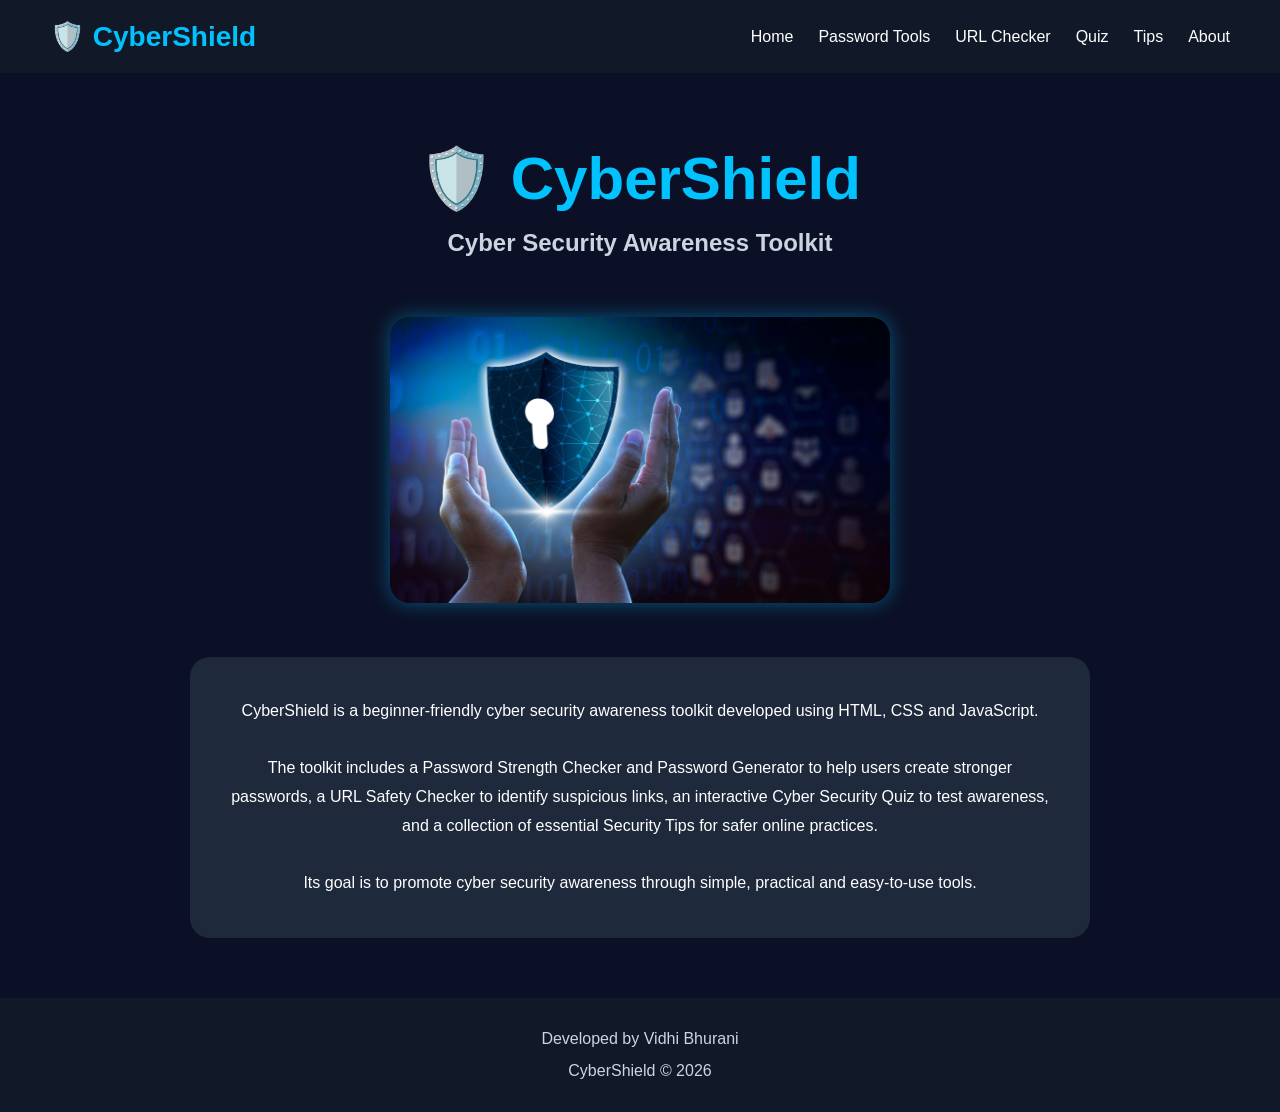
<file: index.html>
<!DOCTYPE html>
<html lang="en">

<head>

    <meta charset="UTF-8">

    <meta name="viewport"
          content="width=device-width, initial-scale=1.0">

    <title>CyberShield - Home</title>

    <link rel="stylesheet" href="style.css">

</head>

<body>

    <!-- Navigation -->

    <nav>

        <div class="logo">
            🛡️ CyberShield
        </div>

        <ul>

            <li>
                <a href="index.html">Home</a>
            </li>

            <li>
                <a href="password.html">Password Tools</a>
            </li>

            <li>
                <a href="urlchecker.html">URL Checker</a>
            </li>

            <li>
                <a href="quiz.html">Quiz</a>
            </li>

            <li>
                <a href="tips.html">Tips</a>
            </li>

            <li>
                <a href="about.html">About</a>
            </li>

        </ul>

    </nav>

    <!-- Project Title -->

    <section class="title-section">

        <h1>
            🛡️ CyberShield
        </h1>

        <h2>
            Cyber Security Awareness Toolkit
        </h2>

    </section>

    <!-- Banner Image -->

    <section class="image-section">

        <img src="cyber security.jpg"
             alt="Cyber Security Banner">

    </section>

    <!-- Introduction -->

    <section class="intro-section">

        <p>

            CyberShield is a beginner-friendly cyber security
            awareness toolkit developed using HTML, CSS and
            JavaScript.

            <br><br>

            The toolkit includes a Password Strength Checker
            and Password Generator to help users create stronger
            passwords, a URL Safety Checker to identify suspicious
            links, an interactive Cyber Security Quiz to test
            awareness, and a collection of essential Security Tips
            for safer online practices.

            <br><br>

            Its goal is to promote cyber security awareness
            through simple, practical and easy-to-use tools.

        </p>

    </section>

    <!-- Footer -->

    <footer>

        <p>
            Developed by Vidhi Bhurani
        </p>

        <p>
            CyberShield © 2026
        </p>

    </footer>

</body>

</html>
</file>
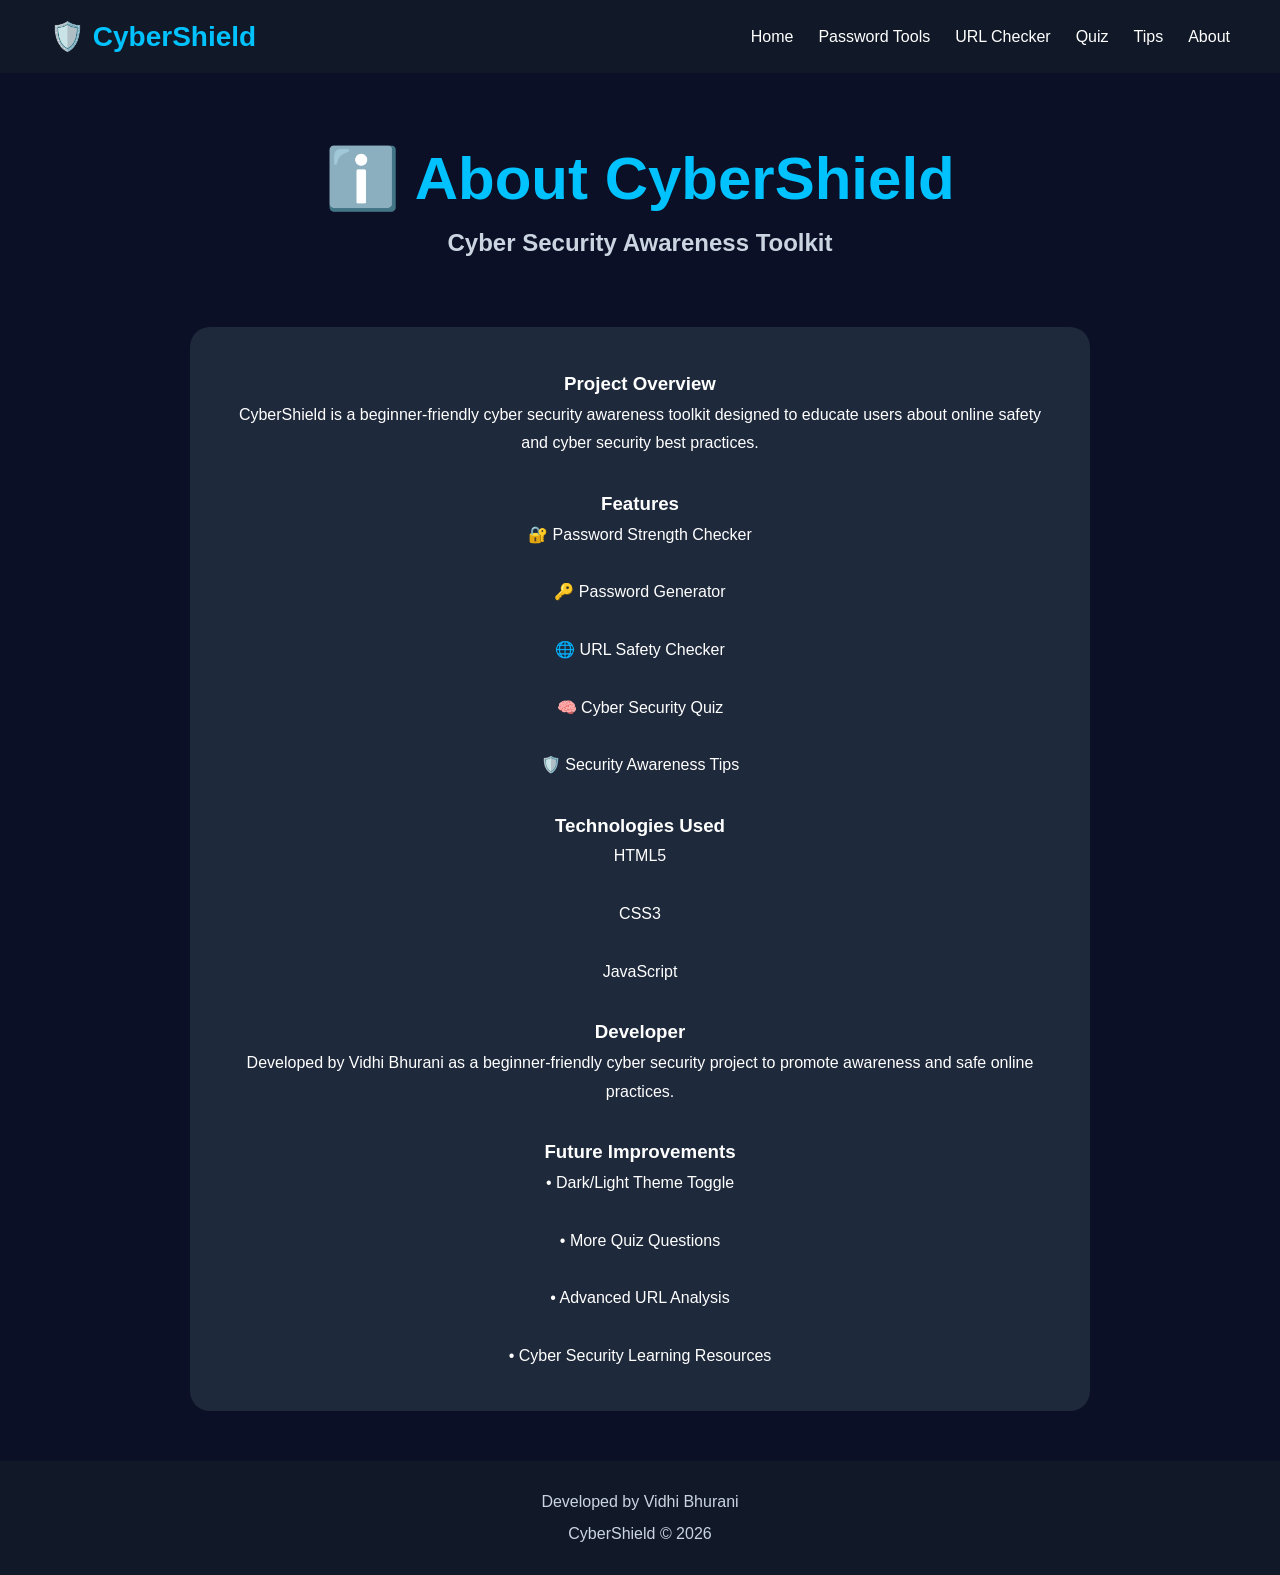
<file: about.html>
<!DOCTYPE html>
<html lang="en">

<head>
    <meta charset="UTF-8">
    <meta name="viewport" content="width=device-width, initial-scale=1.0">
    <title>About CyberShield</title>
    <link rel="stylesheet" href="style.css">
</head>

<body>

    <nav>

        <div class="logo">
            🛡️ CyberShield
        </div>

        <ul>
            <li><a href="index.html">Home</a></li>
            <li><a href="password.html">Password Tools</a></li>
            <li><a href="urlchecker.html">URL Checker</a></li>
            <li><a href="quiz.html">Quiz</a></li>
            <li><a href="tips.html">Tips</a></li>
            <li><a href="about.html">About</a></li>
        </ul>

    </nav>

    <section class="title-section">

        <h1>ℹ️ About CyberShield</h1>

        <h2>Cyber Security Awareness Toolkit</h2>

    </section>

    <section class="about-box">

        <h3>Project Overview</h3>

        <p>
            CyberShield is a beginner-friendly cyber security
            awareness toolkit designed to educate users about
            online safety and cyber security best practices.
        </p>

        <br>

        <h3>Features</h3>

        <p>
            🔐 Password Strength Checker<br><br>
            🔑 Password Generator<br><br>
            🌐 URL Safety Checker<br><br>
            🧠 Cyber Security Quiz<br><br>
            🛡️ Security Awareness Tips
        </p>

        <br>

        <h3>Technologies Used</h3>

        <p>
            HTML5<br><br>
            CSS3<br><br>
            JavaScript
        </p>

        <br>

        <h3>Developer</h3>

        <p>
            Developed by Vidhi Bhurani as a beginner-friendly
            cyber security project to promote awareness and
            safe online practices.
        </p>

        <br>

        <h3>Future Improvements</h3>

        <p>
            • Dark/Light Theme Toggle<br><br>
            • More Quiz Questions<br><br>
            • Advanced URL Analysis<br><br>
            • Cyber Security Learning Resources
        </p>

    </section>

    <footer>

        <p>Developed by Vidhi Bhurani</p>

        <p>CyberShield © 2026</p>

    </footer>

</body>

</html>
</file>
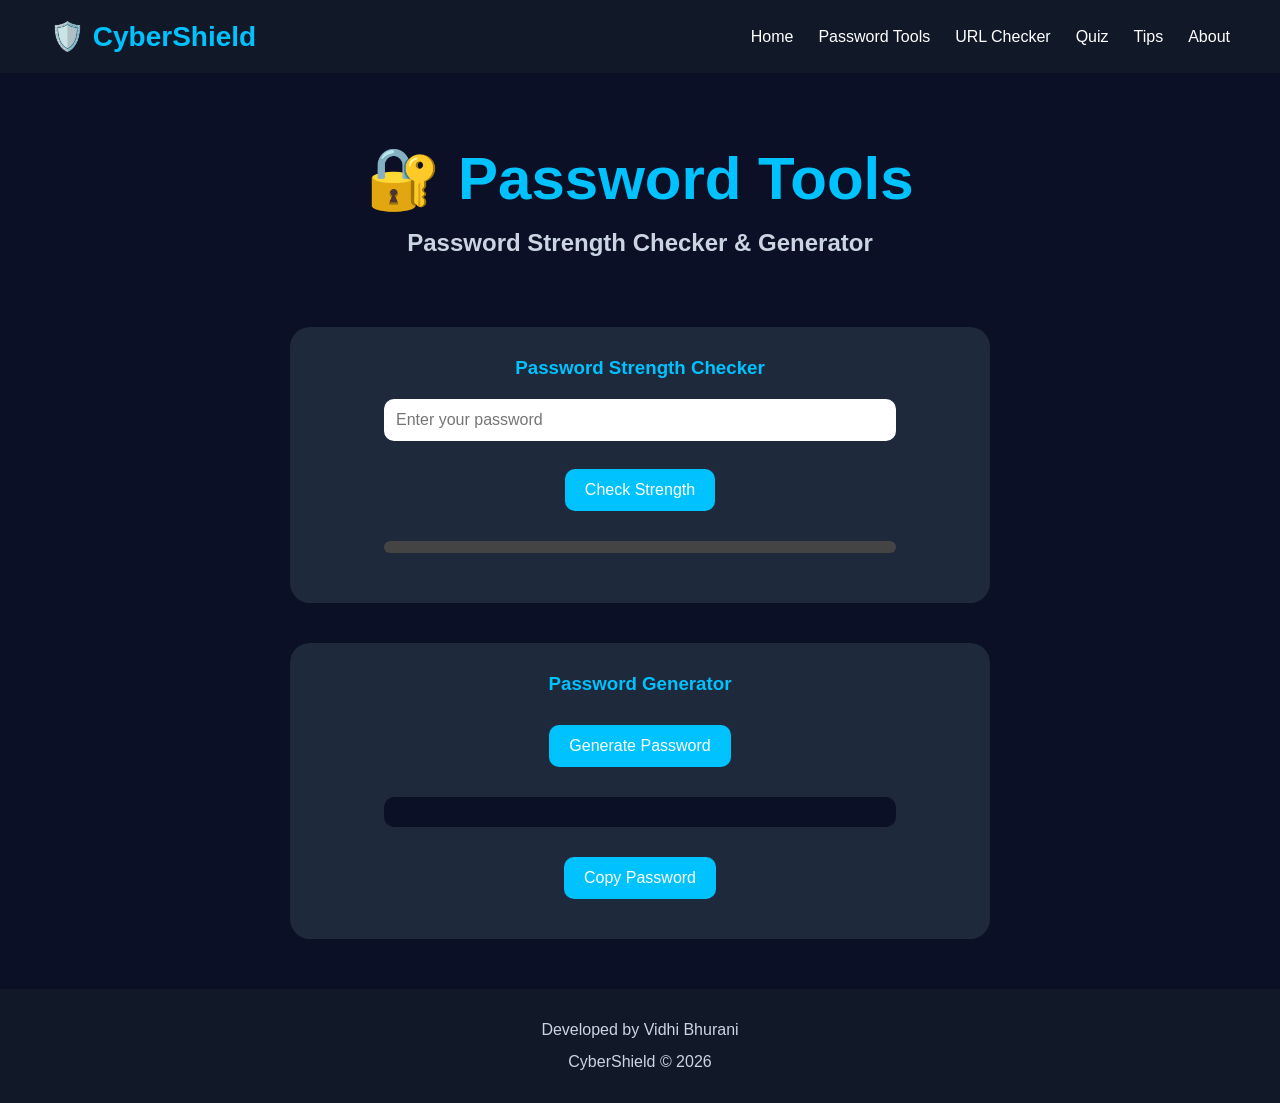
<file: password.html>
<!DOCTYPE html>
<html lang="en">

<head>
    <meta charset="UTF-8">
    <meta name="viewport" content="width=device-width, initial-scale=1.0">
    <title>Password Tools</title>
    <link rel="stylesheet" href="style.css">
</head>

<body>

    <!-- Navigation -->

    <nav>

        <div class="logo">
            🛡️ CyberShield
        </div>

        <ul>
            <li><a href="index.html">Home</a></li>
            <li><a href="password.html">Password Tools</a></li>
            <li><a href="urlchecker.html">URL Checker</a></li>
            <li><a href="quiz.html">Quiz</a></li>
            <li><a href="tips.html">Tips</a></li>
            <li><a href="about.html">About</a></li>
        </ul>

    </nav>

    <!-- Page Title -->

    <section class="title-section">

        <h1>🔐 Password Tools</h1>

        <h2>Password Strength Checker & Generator</h2>

    </section>

    <!-- Password Checker -->

    <section class="tool-box">

        <h3>Password Strength Checker</h3>

        <input
            type="password"
            id="passwordInput"
            placeholder="Enter your password">

        <br><br>

        <button onclick="checkPasswordStrength()">
            Check Strength
        </button>

        <div class="strength-container">

            <div id="strengthBar"></div>

        </div>

        <p id="passwordResult"></p>

    </section>

    <!-- Password Generator -->

    <section class="tool-box">

        <h3>Password Generator</h3>

        <button onclick="generatePassword()">
            Generate Password
        </button>

        <div
            id="generatedPassword"
            class="generated-password">
        </div>

        <button onclick="copyPassword()">
            Copy Password
        </button>

    </section>

    <!-- Footer -->

    <footer>

        <p>Developed by Vidhi Bhurani</p>

        <p>CyberShield © 2026</p>

    </footer>

    <script src="script.js"></script>

</body>

</html>
</file>
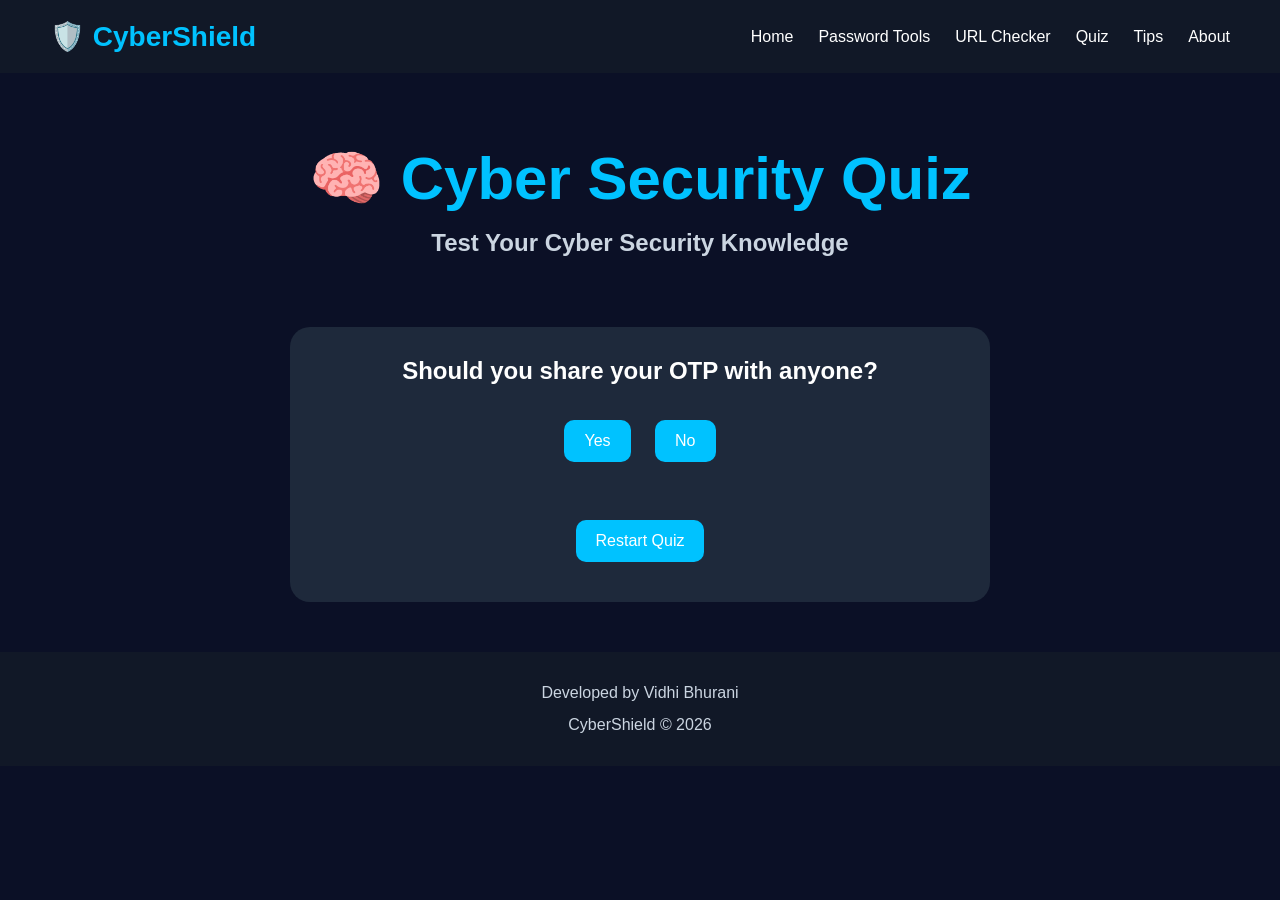
<file: quiz.html>
<!DOCTYPE html>
<html lang="en">

<head>
    <meta charset="UTF-8">
    <meta name="viewport" content="width=device-width, initial-scale=1.0">
    <title>Cyber Security Quiz</title>
    <link rel="stylesheet" href="style.css">
</head>

<body>

    <nav>

        <div class="logo">
            🛡️ CyberShield
        </div>

        <ul>
            <li><a href="index.html">Home</a></li>
            <li><a href="password.html">Password Tools</a></li>
            <li><a href="urlchecker.html">URL Checker</a></li>
            <li><a href="quiz.html">Quiz</a></li>
            <li><a href="tips.html">Tips</a></li>
            <li><a href="about.html">About</a></li>
        </ul>

    </nav>

    <section class="title-section">

        <h1>🧠 Cyber Security Quiz</h1>

        <h2>Test Your Cyber Security Knowledge</h2>

    </section>

    <section class="tool-box">

        <h3 id="quizQuestion">
            Loading Question...
        </h3>

        <button onclick="answerQuiz(true)">
            Yes
        </button>

        <button onclick="answerQuiz(false)">
            No
        </button>

        <br><br>

        <p id="quizResult"></p>

        <button onclick="restartQuiz()">
            Restart Quiz
        </button>

    </section>

    <footer>

        <p>Developed by Vidhi Bhurani</p>

        <p>CyberShield © 2026</p>

    </footer>

    <script src="script.js"></script>

</body>

</html>
</file>
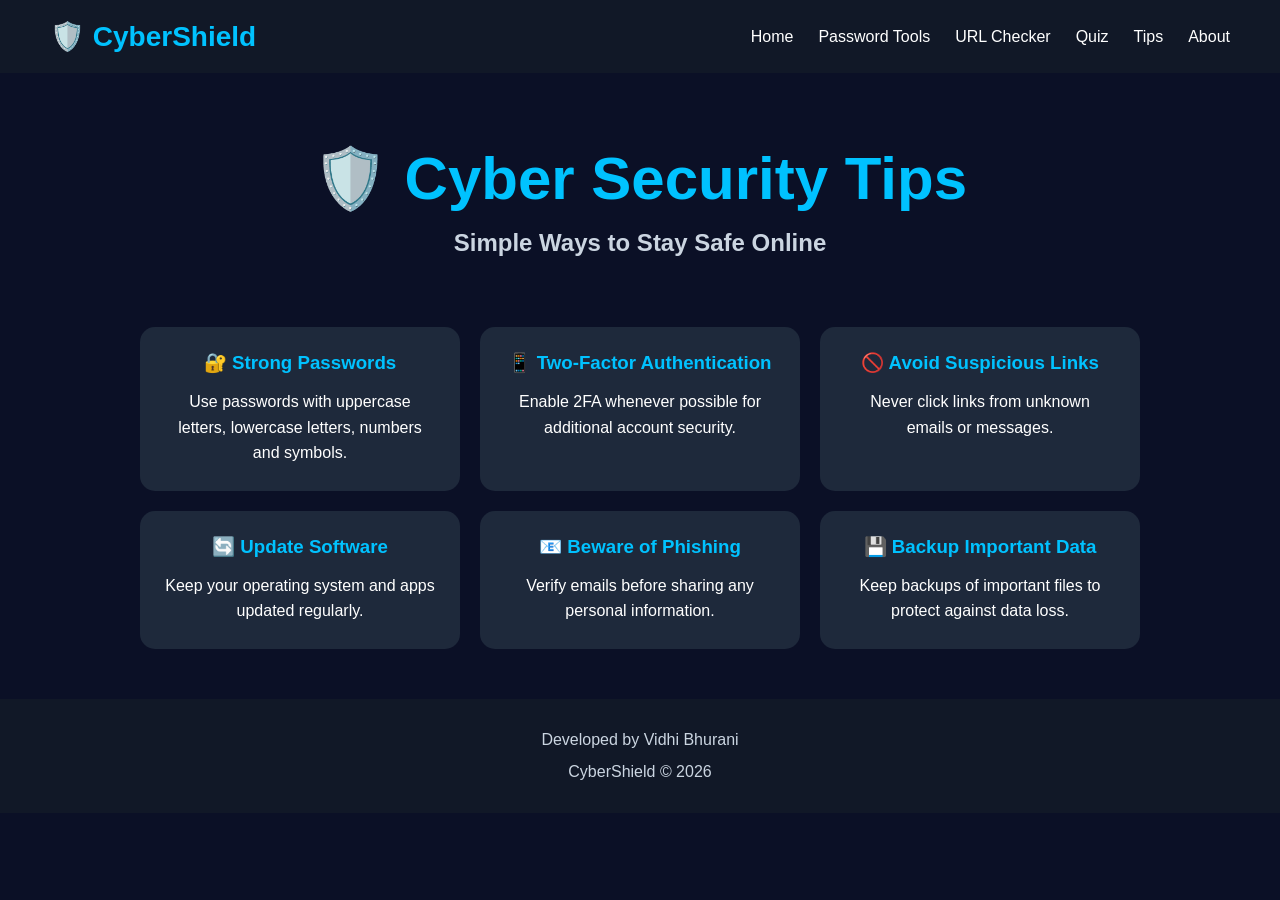
<file: tips.html>
<!DOCTYPE html>
<html lang="en">

<head>
    <meta charset="UTF-8">
    <meta name="viewport" content="width=device-width, initial-scale=1.0">
    <title>Security Tips</title>
    <link rel="stylesheet" href="style.css">
</head>

<body>

    <nav>

        <div class="logo">
            🛡️ CyberShield
        </div>

        <ul>
            <li><a href="index.html">Home</a></li>
            <li><a href="password.html">Password Tools</a></li>
            <li><a href="urlchecker.html">URL Checker</a></li>
            <li><a href="quiz.html">Quiz</a></li>
            <li><a href="tips.html">Tips</a></li>
            <li><a href="about.html">About</a></li>
        </ul>

    </nav>

    <section class="title-section">

        <h1>🛡️ Cyber Security Tips</h1>

        <h2>Simple Ways to Stay Safe Online</h2>

    </section>

    <section class="tips-container">

        <div class="tip-card">
            <h3>🔐 Strong Passwords</h3>
            <p>
                Use passwords with uppercase letters,
                lowercase letters, numbers and symbols.
            </p>
        </div>

        <div class="tip-card">
            <h3>📱 Two-Factor Authentication</h3>
            <p>
                Enable 2FA whenever possible for
                additional account security.
            </p>
        </div>

        <div class="tip-card">
            <h3>🚫 Avoid Suspicious Links</h3>
            <p>
                Never click links from unknown emails
                or messages.
            </p>
        </div>

        <div class="tip-card">
            <h3>🔄 Update Software</h3>
            <p>
                Keep your operating system and apps
                updated regularly.
            </p>
        </div>

        <div class="tip-card">
            <h3>📧 Beware of Phishing</h3>
            <p>
                Verify emails before sharing any
                personal information.
            </p>
        </div>

        <div class="tip-card">
            <h3>💾 Backup Important Data</h3>
            <p>
                Keep backups of important files to
                protect against data loss.
            </p>
        </div>

    </section>

    <footer>

        <p>Developed by Vidhi Bhurani</p>

        <p>CyberShield © 2026</p>

    </footer>

</body>

</html>
</file>
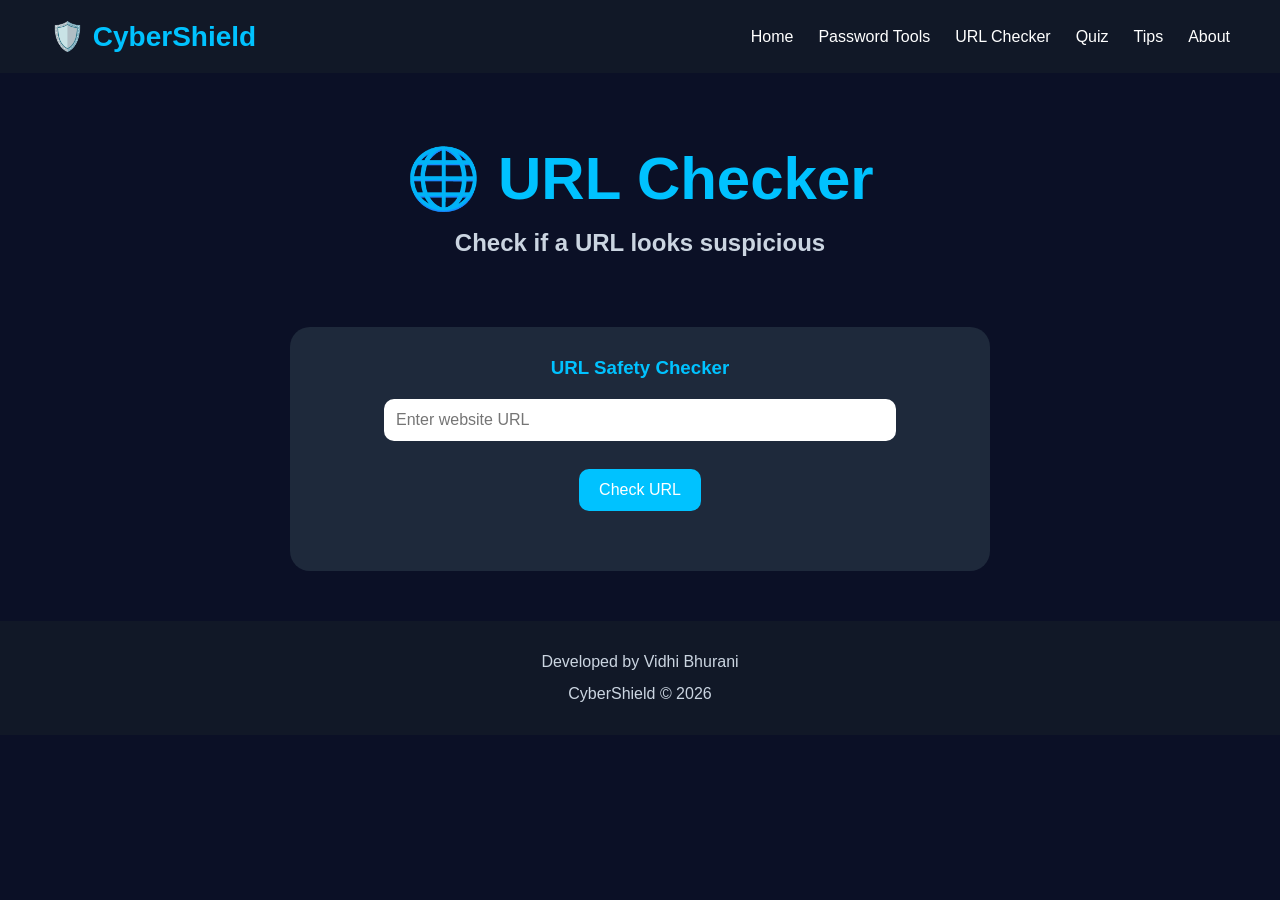
<file: urlchecker.html>
<!DOCTYPE html>
<html lang="en">

<head>
    <meta charset="UTF-8">
    <meta name="viewport" content="width=device-width, initial-scale=1.0">
    <title>URL Checker</title>
    <link rel="stylesheet" href="style.css">
</head>

<body>

    <nav>

        <div class="logo">
            🛡️ CyberShield
        </div>

        <ul>
            <li><a href="index.html">Home</a></li>
            <li><a href="password.html">Password Tools</a></li>
            <li><a href="urlchecker.html">URL Checker</a></li>
            <li><a href="quiz.html">Quiz</a></li>
            <li><a href="tips.html">Tips</a></li>
            <li><a href="about.html">About</a></li>
        </ul>

    </nav>

    <section class="title-section">

        <h1>🌐 URL Checker</h1>

        <h2>Check if a URL looks suspicious</h2>

    </section>

    <section class="tool-box">

        <h3>URL Safety Checker</h3>

        <input
            type="text"
            id="urlInput"
            placeholder="Enter website URL">

        <br><br>

        <button onclick="checkURL()">
            Check URL
        </button>

        <p id="urlResult"></p>

    </section>

    <footer>

        <p>Developed by Vidhi Bhurani</p>

        <p>CyberShield © 2026</p>

    </footer>

    <script src="script.js"></script>

</body>

</html>
</file>
<file: style.css>
/* =========================
   GLOBAL
========================= */

*{
    margin:0;
    padding:0;
    box-sizing:border-box;
    font-family:Arial, sans-serif;
}

body{
    background:#0B1026;
    color:white;
}

/* =========================
   NAVBAR
========================= */

nav{
    background:#111827;

    display:flex;
    justify-content:space-between;
    align-items:center;

    padding:20px 50px;
}

.logo{
    font-size:28px;
    font-weight:bold;
    color:#00C2FF;
}

nav ul{
    list-style:none;
    display:flex;
    gap:25px;
}

nav ul li a{
    text-decoration:none;
    color:white;
    transition:0.3s;
}

nav ul li a:hover{
    color:#00C2FF;
}

/* =========================
   HOME PAGE
========================= */

.title-section{
    text-align:center;
    padding:70px 20px 30px;
}

.title-section h1{
    font-size:60px;
    color:#00C2FF;
    margin-bottom:15px;
}

.title-section h2{
    color:#CBD5E1;
}

.image-section{
    text-align:center;
    margin:30px 0 50px;
}

.image-section img{
    width:40%;
    max-width:500px;
    border-radius:20px;
    box-shadow:0 0 20px rgba(0,194,255,0.4);
}

.intro-section{
    width:80%;
    max-width:900px;
    margin:auto;
    background:#1E293B;
    padding:40px;
    border-radius:20px;
    text-align:center;
    line-height:1.8;
    margin-bottom:60px;
}

.feature-list{
    list-style:none;
    margin:20px 0;
}

.feature-list li{
    margin:10px 0;
}

/* =========================
   TOOL BOX
========================= */

.tool-box{

    width:70%;
    max-width:700px;

    margin:40px auto;

    background:#1E293B;

    padding:30px;

    border-radius:20px;

    text-align:center;
}

.tool-box h3{
    color:#00C2FF;
    margin-bottom:20px;
}

.tool-box input{

    width:80%;

    padding:12px;

    border:none;

    border-radius:10px;

    font-size:16px;
}

.tool-box button{

    background:#00C2FF;

    color:white;

    border:none;

    padding:12px 20px;

    border-radius:10px;

    cursor:pointer;

    margin:10px;

    font-size:16px;
}

.tool-box button:hover{
    opacity:0.9;
}

/* =========================
   PASSWORD PAGE
========================= */

.strength-container{

    width:80%;

    height:12px;

    background:#444;

    border-radius:20px;

    margin:20px auto;

    overflow:hidden;
}

#strengthBar{

    width:0%;

    height:100%;

    transition:0.4s;
}

#passwordResult{

    font-size:20px;

    font-weight:bold;

    margin-top:15px;
}

.generated-password{

    background:#0B1026;

    color:#00C2FF;

    width:80%;

    margin:20px auto;

    padding:15px;

    border-radius:10px;

    word-break:break-all;
}

/* =========================
   URL CHECKER
========================= */

#urlResult{

    margin-top:20px;

    font-size:22px;

    font-weight:bold;
}

/* =========================
   QUIZ PAGE
========================= */

#quizQuestion{

    color:white;

    margin-bottom:25px;

    font-size:24px;
}

#quizScore{

    color:#00FF88;

    font-size:22px;

    font-weight:bold;

    margin-top:20px;
}

#quizResult{

    color:white;

    font-size:22px;

    font-weight:bold;

    margin-top:20px;
}

/* =========================
   TIPS PAGE
========================= */

.tips-container{

    width:90%;

    max-width:1000px;

    margin:40px auto;

    display:grid;

    grid-template-columns:repeat(auto-fit,minmax(250px,1fr));

    gap:20px;
}

.tip-card{

    background:#1E293B;

    padding:25px;

    border-radius:15px;

    text-align:center;

    transition:0.3s;
}

.tip-card:hover{

    transform:translateY(-5px);
}

.tip-card h3{

    color:#00C2FF;

    margin-bottom:15px;
}

.tip-card p{

    line-height:1.6;
}

/* =========================
   ABOUT PAGE
========================= */

.about-box{

    width:80%;

    max-width:900px;

    margin:40px auto;

    background:#1E293B;

    padding:40px;

    border-radius:20px;

    text-align:center;

    line-height:1.8;
}

/* =========================
   FOOTER
========================= */

footer{

    background:#111827;

    text-align:center;

    padding:25px;

    margin-top:50px;

    line-height:2;

    color:#CBD5E1;
}

/* =========================
   MOBILE
========================= */

@media(max-width:900px){

    nav{
        flex-direction:column;
        gap:15px;
    }

    nav ul{
        flex-wrap:wrap;
        justify-content:center;
    }

    .title-section h1{
        font-size:40px;
    }

    .image-section img{
        width:80%;
    }

    .intro-section{
        width:90%;
    }

    .tool-box{
        width:90%;
    }
}
</file>
